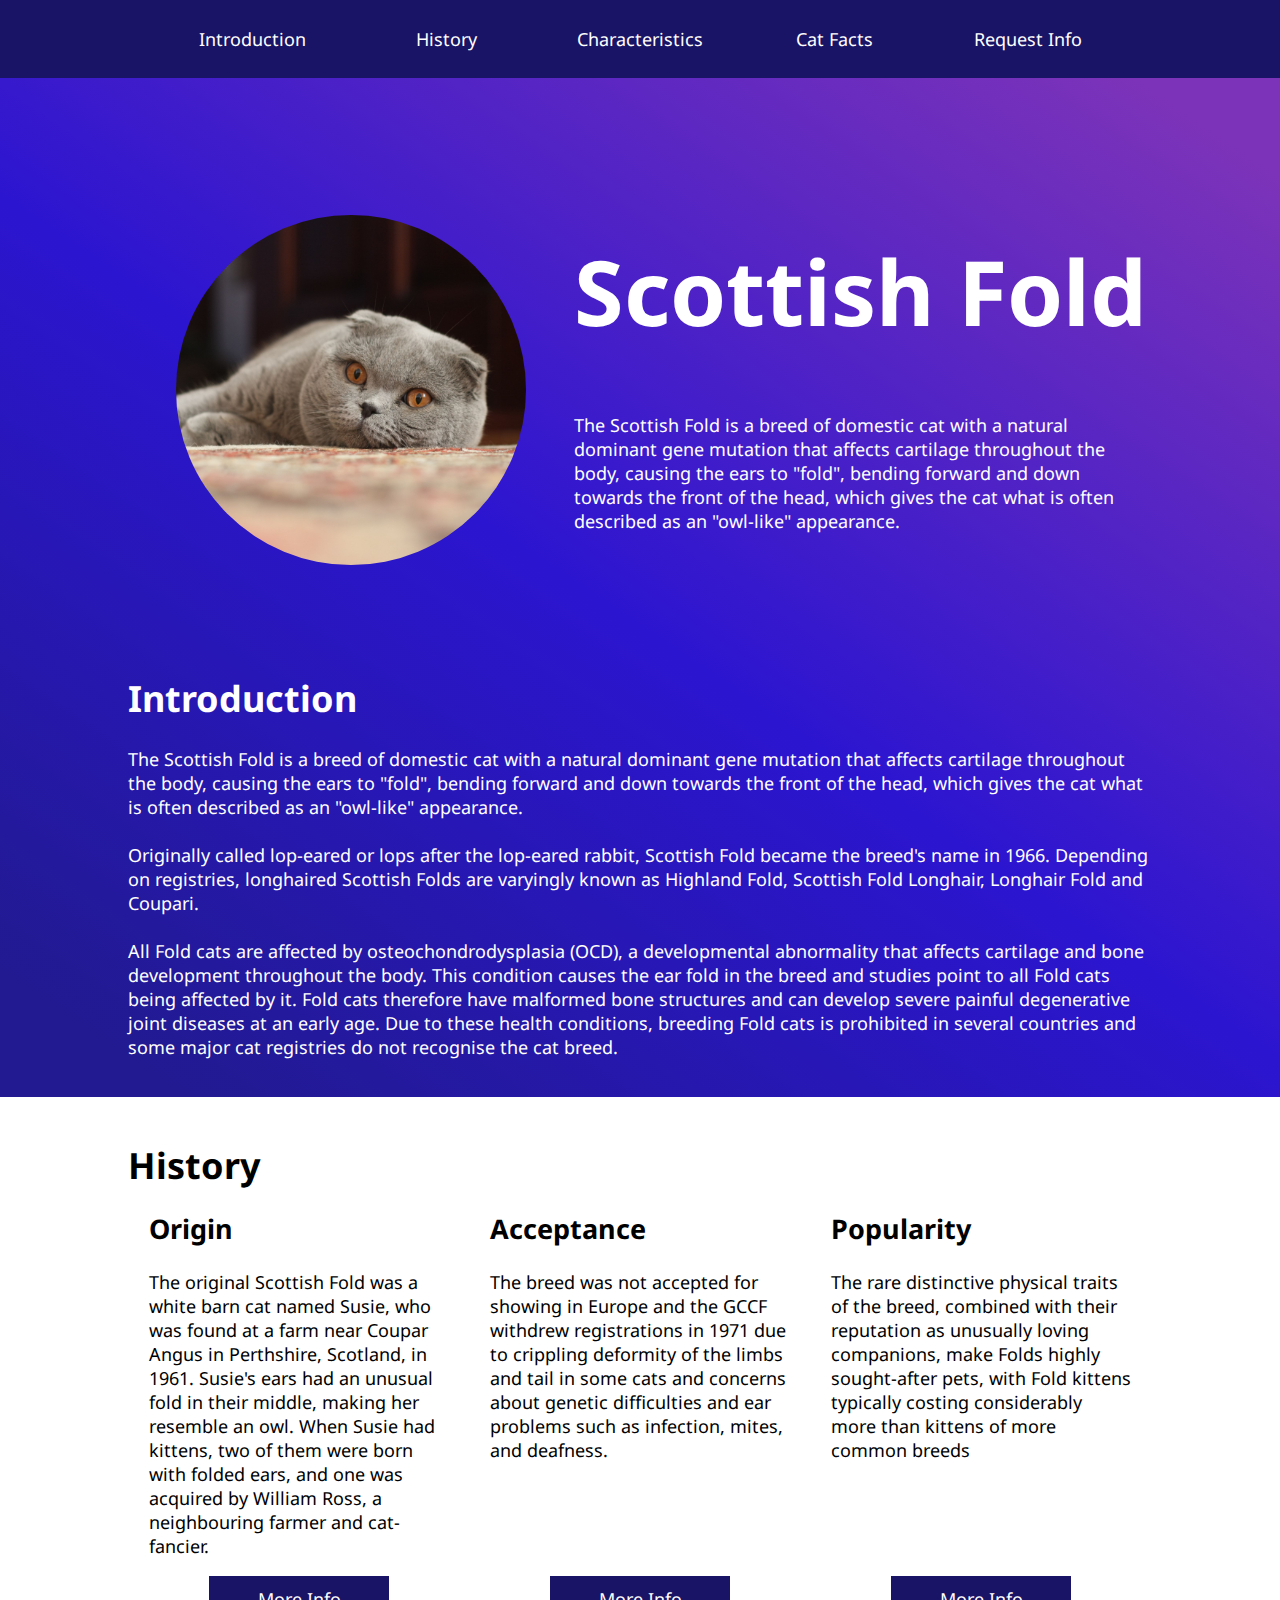
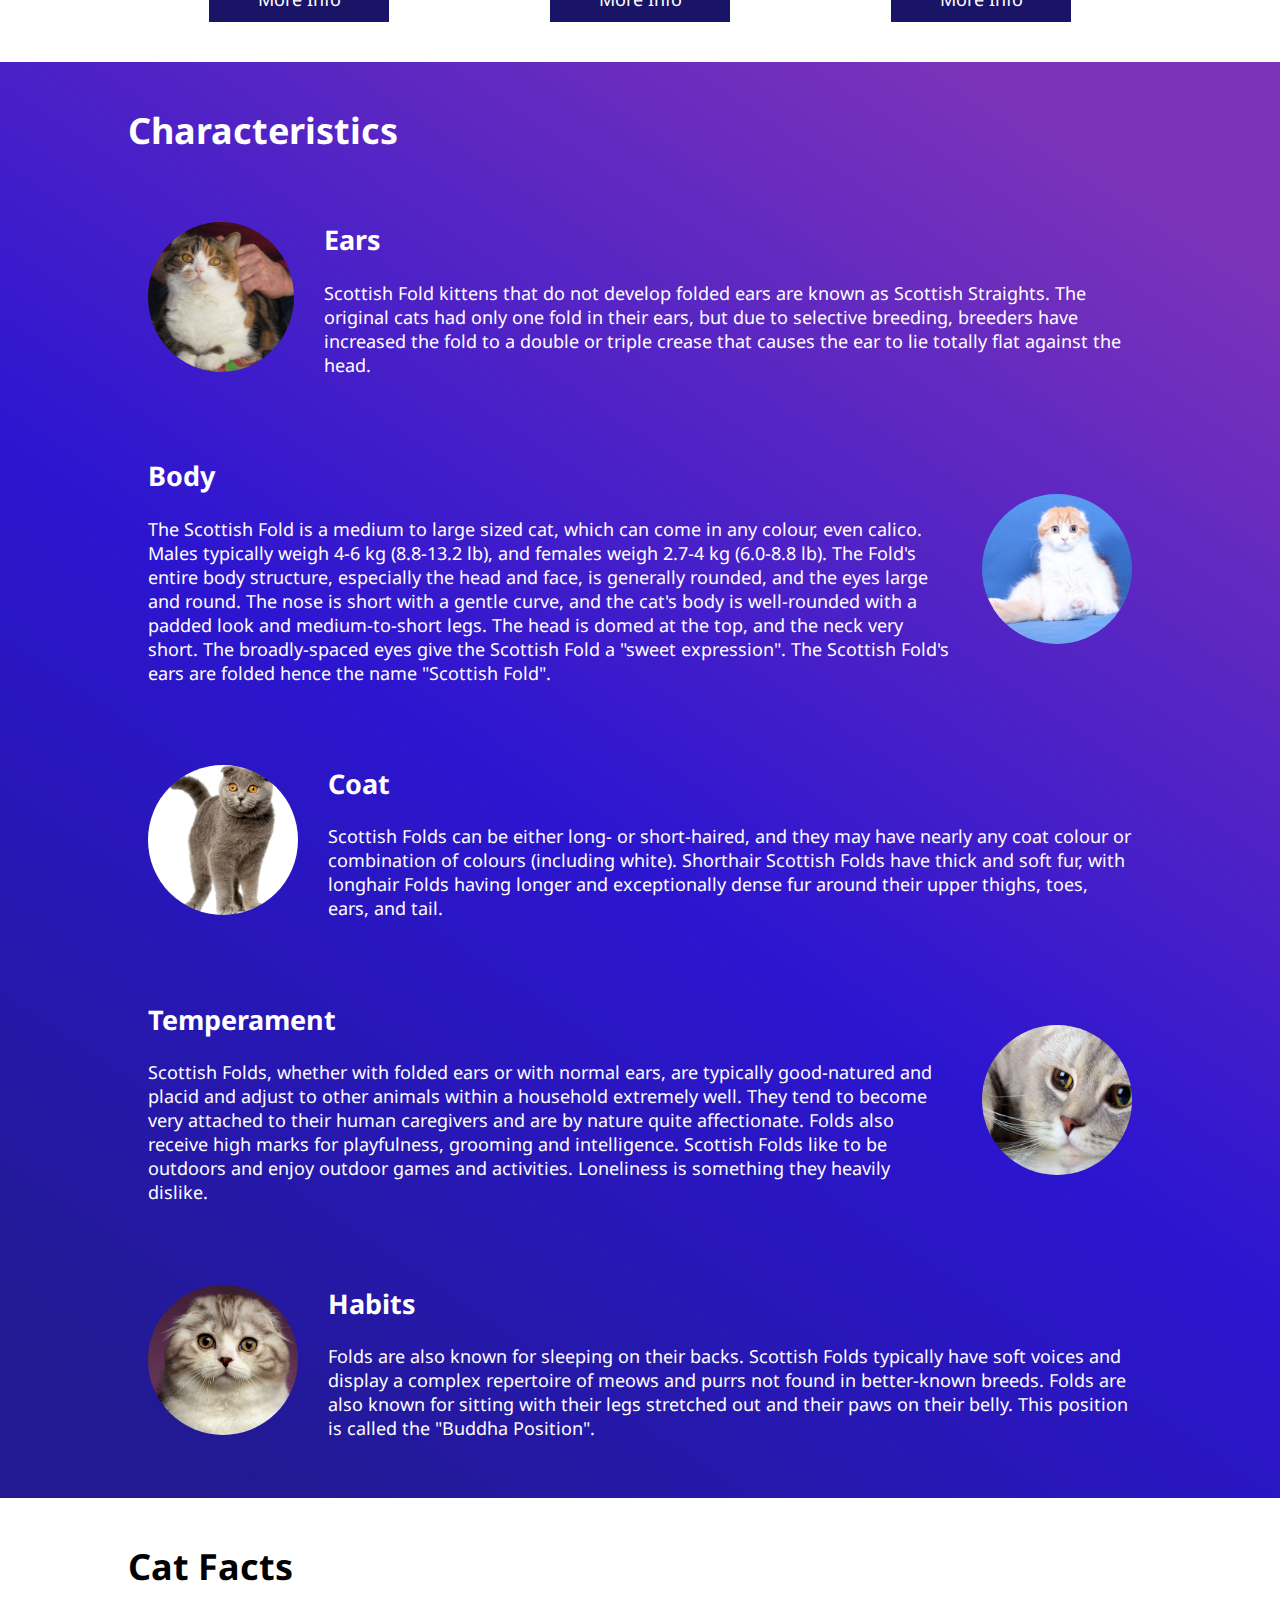
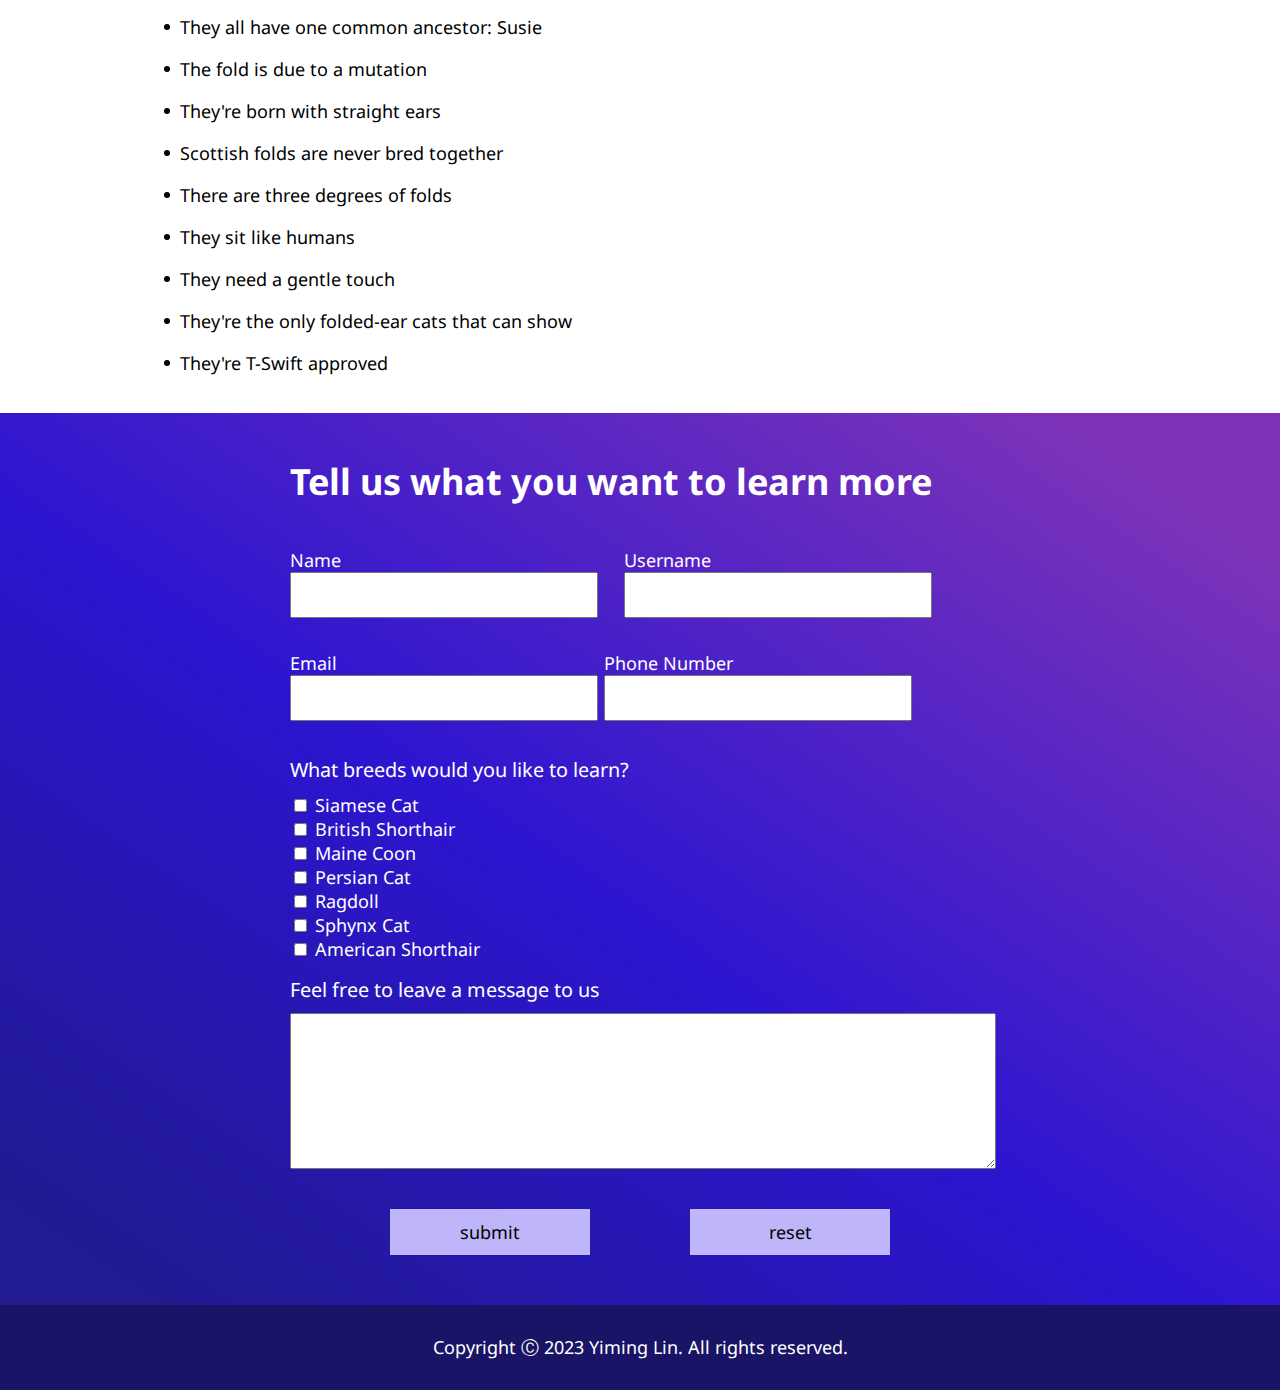
<file: hw4/code-review-repository/index.html>
<!DOCTYPE html>
<html lang="en">
  <head>
    <meta charset="UTF-8" />
    <meta name="viewport" content="width=device-width, initial-scale=1.0" />
    <link rel="preconnect" href="https://fonts.googleapis.com" />
    <link rel="preconnect" href="https://fonts.gstatic.com" crossorigin />
    <link
      rel="stylesheet"
      href="https://cdnjs.cloudflare.com/ajax/libs/font-awesome/6.4.2/css/all.min.css"
      integrity="sha512-z3gLpd7yknf1YoNbCzqRKc4qyor8gaKU1qmn+CShxbuBusANI9QpRohGBreCFkKxLhei6S9CQXFEbbKuqLg0DA=="
      crossorigin="anonymous"
      referrerpolicy="no-referrer"
    />
    <link
      href="https://fonts.googleapis.com/css2?family=Lora&family=Noto+Sans:ital,wght@0,300;0,500;1,200;1,400&family=Poppins:wght@100;200;300;400&family=Raleway:wght@100;200;300&display=swap"
      rel="stylesheet"
    />
    <link rel="stylesheet" type="text/css" href="styles.css" />
    <title>Scottish Fold</title>
    <script defer src="index.js"></script>
  </head>
  <body>
    <header>
      <nav class="navbar large-screen-navbar">
        <ul class="nav-list">
          <li class="nav-list-item">
            <a href="#Introduction" class="nav-link hover-transition"
              >Introduction</a
            >
          </li>
          <li class="nav-list-item">
            <a href="#History" class="nav-link hover-transition">History</a>
          </li>
          <li class="nav-list-item">
            <a href="#Characteristics" class="nav-link hover-transition"
              >Characteristics</a
            >
          </li>
          <li class="nav-list-item">
            <a href="#CatFacts" class="nav-link hover-transition">Cat Facts</a>
          </li>
          <li class="nav-list-item">
            <a href="#RequestInfo" class="nav-link hover-transition"
              >Request Info</a
            >
          </li>
        </ul>
      </nav>
      <nav class="navbar small-screen-navbar">
        <input
          type="checkbox"
          class="navbar-toggle-trigger"
          id="navbar-toggle-trigger"
        />
        <label
          for="navbar-toggle-trigger"
          id="navbar-toggle-expand-button"
          class="navbar-circular-icon-button"
          aria-label="open navbar list"
        >
          <i class="fa-solid fa-bars"></i>
        </label>
        <div
          id="small-screen-navbar-element-container"
          class="small-screen-navbar-element-container"
        >
          <ul class="nav-list">
            <li class="nav-list-item">
              <a href="#Introduction" class="nav-link hover-transition"
                >Introduction</a
              >
            </li>
            <li class="nav-list-item">
              <a href="#History" class="nav-link hover-transition">History</a>
            </li>
            <li class="nav-list-item">
              <a href="#Characteristics" class="nav-link hover-transition"
                >Characteristics</a
              >
            </li>
            <li class="nav-list-item">
              <a href="#CatFacts" class="nav-link hover-transition"
                >Cat Facts</a
              >
            </li>
            <li class="nav-list-item">
              <a href="#RequestInfo" class="nav-link hover-transition"
                >Request Info</a
              >
            </li>
          </ul>
        </div>
      </nav>
    </header>

    <div class="dark-background-container section-below-navbar">
      <div
        class="space-evenly-distributed-row-container vertically-stacked-mid-screen-container content-container"
      >
        <div class="landing-image"></div>
        <div class="landing-text-container">
          <h1 class="heading-1">Scottish Fold</h1>
          <p>
            The Scottish Fold is a breed of domestic cat with a natural dominant
            gene mutation that affects cartilage throughout the body, causing
            the ears to "fold", bending forward and down towards the front of
            the head, which gives the cat what is often described as an
            "owl-like" appearance.
          </p>
        </div>
      </div>
      <section id="Introduction" class="content-container">
        <h1>Introduction</h1>
        <p>
          The Scottish Fold is a breed of domestic cat with a natural dominant
          gene mutation that affects cartilage throughout the body, causing the
          ears to "fold", bending forward and down towards the front of the
          head, which gives the cat what is often described as an "owl-like"
          appearance.
          <br />
          <br />
          Originally called lop-eared or lops after the lop-eared rabbit,
          Scottish Fold became the breed's name in 1966. Depending on
          registries, longhaired Scottish Folds are varyingly known as Highland
          Fold, Scottish Fold Longhair, Longhair Fold and Coupari.
          <br />
          <br />
          All Fold cats are affected by osteochondrodysplasia (OCD), a
          developmental abnormality that affects cartilage and bone development
          throughout the body. This condition causes the ear fold in the breed
          and studies point to all Fold cats being affected by it. Fold cats
          therefore have malformed bone structures and can develop severe
          painful degenerative joint diseases at an early age. Due to these
          health conditions, breeding Fold cats is prohibited in several
          countries and some major cat registries do not recognise the cat
          breed.
        </p>
      </section>
    </div>

    <section id="History" class="content-container">
      <h1 class="clear-margin-bottom">History</h1>
      <div
        class="space-evenly-distributed-row-container vertically-stacked-mid-screen-container"
      >
        <div class="card">
          <div>
            <h2 class="clear-margin-top">Origin</h2>
            <p>
              The original Scottish Fold was a white barn cat named Susie, who
              was found at a farm near Coupar Angus in Perthshire, Scotland, in
              1961. Susie's ears had an unusual fold in their middle, making her
              resemble an owl. When Susie had kittens, two of them were born
              with folded ears, and one was acquired by William Ross, a
              neighbouring farmer and cat-fancier.
            </p>
          </div>
          <button class="more-info-button" aria-label="More Info about Origin">
            More Info
          </button>
        </div>
        <section class="popup-section-container">
          <div class="popup-section">
            <div class="space-between-distributed-row-container">
              <h3>Origin</h3>
              <button
                class="close-popup-button"
                title="close popup button"
                aria-label="close popup button"
              >
                <i class="fa-solid fa-xmark"></i>
              </button>
            </div>
            <p>
              The original Scottish Fold was a white barn cat named Susie, who
              was found at a farm near Coupar Angus in Perthshire, Scotland, in
              1961. Susie's ears had an unusual fold in their middle, making her
              resemble an owl. When Susie had kittens, two of them were born
              with folded ears, and one was acquired by William Ross, a
              neighbouring farmer and cat-fancier. Ross registered the breed
              with the Governing Council of the Cat Fancy (GCCF) in the United
              Kingdom in 1966 and started to breed Scottish Fold kittens with
              the help of geneticist Pat Turner. The breeding programme produced
              76 kittens in the first three years - 42 with folded ears and 34
              with straight ears. The conclusion from this was that the ear
              mutation is due to a simple dominant gene.
              <br />
              Susie's only reproducing offspring was a female Fold named Snooks
              who was also white; a second kitten was neutered shortly after
              birth. Three months after Snooks' birth, Susie was killed by a
              car. All Scottish Fold cats share a common ancestry to Susie.
            </p>
          </div>
        </section>

        <div class="card">
          <div>
            <h2 class="clear-margin-top">Acceptance</h2>
            <p>
              The breed was not accepted for showing in Europe and the GCCF
              withdrew registrations in 1971 due to crippling deformity of the
              limbs and tail in some cats and concerns about genetic
              difficulties and ear problems such as infection, mites, and
              deafness.
            </p>
          </div>
          <button
            class="more-info-button"
            aria-label="More Info about Acceptance"
          >
            More Info
          </button>
        </div>
        <div class="popup-section-container">
          <section class="popup-section">
            <div class="space-between-distributed-row-container">
              <h3>Acceptance</h3>
              <button
                class="close-popup-button"
                title="close popup button"
                aria-label="close popup button"
              >
                <i class="fa-solid fa-xmark"></i>
              </button>
            </div>
            <p>
              The breed was not accepted for showing in Europe and the GCCF
              withdrew registrations in 1971 due to crippling deformity of the
              limbs and tail in some cats and concerns about genetic
              difficulties and ear problems such as infection, mites, and
              deafness, but the Folds were exported to America and the breed
              continued to be established using crosses with British Shorthairs
              and American Shorthairs. Since the initial concerns were brought,
              the Fold breed has not had the mite and infection problems, though
              wax buildup in the ears may be greater than in other cats. The
              concerns about deformities may have been caused by
              osteochondrodysplasia, which causes abnormalities in bone and
              cartilage throughout the body.
            </p>
          </section>
        </div>

        <div class="card">
          <div>
            <h2 class="clear-margin-top">Popularity</h2>
            <p>
              The rare distinctive physical traits of the breed, combined with
              their reputation as unusually loving companions, make Folds highly
              sought-after pets, with Fold kittens typically costing
              considerably more than kittens of more common breeds
            </p>
          </div>
          <button
            class="more-info-button"
            aria-label="More Info about Popularity"
          >
            More Info
          </button>
        </div>
        <div class="popup-section-container">
          <section class="popup-section">
            <div class="space-between-distributed-row-container">
              <h3>Popularity</h3>
              <button
                class="close-popup-button"
                aria-label="close popup window"
                title="close popup window"
              >
                <i class="fa-solid fa-xmark"></i>
              </button>
            </div>
            <p>
              The rare distinctive physical traits of the breed, combined with
              their reputation as unusually loving companions, make Folds highly
              sought-after pets, with Fold kittens typically costing
              considerably more than kittens of more common breeds. Scottish
              folds are also popular among celebrities, one of them being
              American singer Taylor Swift, who owns two Scottish fold cats
              named Meredith Grey (the titular character of the medical drama
              series Grey's Anatomy), and Olivia Benson (the protagonist of the
              police drama series Law & Order: Special Victims Unit).
            </p>
          </section>
        </div>
      </div>
    </section>

    <div class="dark-background-container">
      <section id="Characteristics" class="content-container">
        <h1>Characteristics</h1>
        <div class="space-between-distributed-row-container content-container">
          <img
            alt="A scottish fold kitten whose ears are hold by a pair of hands"
            class="characteristics-image"
            src="./images/Straight-eared_Scottish_Fold.jpg"
          />
          <div class="characteristics-text-margin-left">
            <h2>Ears</h2>
            <p>
              Scottish Fold kittens that do not develop folded ears are known as
              Scottish Straights. The original cats had only one fold in their
              ears, but due to selective breeding, breeders have increased the
              fold to a double or triple crease that causes the ear to lie
              totally flat against the head.
            </p>
          </div>
        </div>
        <div class="space-between-distributed-row-container content-container">
          <div class="characteristics-text-margin-right">
            <h2>Body</h2>
            <p>
              The Scottish Fold is a medium to large sized cat, which can come
              in any colour, even calico. Males typically weigh 4-6 kg (8.8-13.2
              lb), and females weigh 2.7-4 kg (6.0-8.8 lb). The Fold's entire
              body structure, especially the head and face, is generally
              rounded, and the eyes large and round. The nose is short with a
              gentle curve, and the cat's body is well-rounded with a padded
              look and medium-to-short legs. The head is domed at the top, and
              the neck very short. The broadly-spaced eyes give the Scottish
              Fold a "sweet expression". The Scottish Fold's ears are folded
              hence the name "Scottish Fold".
            </p>
          </div>
          <img
            alt="A scottish fold kitten with white body and yellowish forehead"
            class="characteristics-image"
            src="./images/Rumfold_Red_Bull.png"
          />
        </div>
        <div class="space-between-distributed-row-container content-container">
          <img
            alt="A walking scottish fold kitten with grayish body and orange eyeballs"
            class="characteristics-image"
            src="./images/scottish-fold-2.jpg"
          />
          <div class="characteristics-text-margin-left">
            <h2>Coat</h2>
            <p>
              Scottish Folds can be either long- or short-haired, and they may
              have nearly any coat colour or combination of colours (including
              white). Shorthair Scottish Folds have thick and soft fur, with
              longhair Folds having longer and exceptionally dense fur around
              their upper thighs, toes, ears, and tail.
            </p>
          </div>
        </div>
        <div class="space-between-distributed-row-container content-container">
          <div class="characteristics-text-margin-right">
            <h2>Temperament</h2>
            <p>
              Scottish Folds, whether with folded ears or with normal ears, are
              typically good-natured and placid and adjust to other animals
              within a household extremely well. They tend to become very
              attached to their human caregivers and are by nature quite
              affectionate. Folds also receive high marks for playfulness,
              grooming and intelligence. Scottish Folds like to be outdoors and
              enjoy outdoor games and activities. Loneliness is something they
              heavily dislike.
            </p>
          </div>
          <img
            alt="The headshot of a scottish fold kitten with grayish skin looking to the side"
            class="characteristics-image"
            src="./images/scottish-fold-1.jpeg"
          />
        </div>
        <div class="space-between-distributed-row-container content-container">
          <img
            alt="The headshot of a scottish fold kitten looking straight ahead"
            class="characteristics-image"
            src="./images/scottish-fold-3.jpg"
          />
          <div class="characteristics-text-margin-left">
            <h2>Habits</h2>
            <p>
              Folds are also known for sleeping on their backs. Scottish Folds
              typically have soft voices and display a complex repertoire of
              meows and purrs not found in better-known breeds. Folds are also
              known for sitting with their legs stretched out and their paws on
              their belly. This position is called the "Buddha Position".
            </p>
          </div>
        </div>
      </section>
    </div>

    <section id="CatFacts" class="content-container">
      <h1>Cat Facts</h1>
      <div>
        <p class="cat-fact-list-item">
          <span class="bullet-point"></span>They all have one common ancestor:
          Susie
        </p>
        <p class="cat-fact-list-item">
          <span class="bullet-point"></span>The fold is due to a mutation
        </p>
        <p class="cat-fact-list-item">
          <span class="bullet-point"></span>They're born with straight ears
        </p>
        <p class="cat-fact-list-item">
          <span class="bullet-point"></span>Scottish folds are never bred
          together
        </p>
        <p class="cat-fact-list-item">
          <span class="bullet-point"></span>There are three degrees of folds
        </p>
        <p class="cat-fact-list-item">
          <span class="bullet-point"></span>They sit like humans
        </p>
        <p class="cat-fact-list-item">
          <span class="bullet-point"></span>They need a gentle touch
        </p>
        <p class="cat-fact-list-item">
          <span class="bullet-point"></span>They're the only folded-ear cats
          that can show
        </p>
        <p class="cat-fact-list-item">
          <span class="bullet-point"></span>They're T-Swift approved
        </p>
      </div>
    </section>

    <div class="dark-background-container">
      <form id="RequestInfo" class="content-container form">
        <h1>Tell us what you want to learn more</h1>
        <div
          class="space-between-distributed-row-container vertically-stacked-sm-screen-container"
        >
          <p class="label-input-group form-element-container">
            <label for="form-label">Name</label>
            <input
              aria-label="name"
              class="form-input-box"
              type="text"
              id="name"
              name="name"
            />
          </p>
          <p class="label-input-group form-element-container">
            <label for="form-label">Username</label>
            <input
              aria-label="username"
              class="form-input-box"
              type="text"
              id="username"
              name="username"
            />
          </p>
        </div>
        <div
          class="space-between-distributed-row-container vertically-stacked-sm-screen-container"
        >
          <p class="label-input-group form-element-container">
            <label for="form-label">Email</label>
            <input
              aria-label="email"
              class="form-input-box"
              type="email"
              id="email"
              name="email"
            />
          </p>
          <p class="label-input-group form-element-container">
            <label for="form-label">Phone Number</label>
            <input
              aria-label="phone"
              class="form-input-box"
              type="tel"
              id="phone-number"
              name="phone-number"
            />
          </p>
        </div>
        <div class="form-fieldset form-element-container">
          <p class="form-label">What breeds would you like to learn?</p>
          <div>
            <input type="checkbox" id="siamese" name="breed1" value="siamese" />
            <label for="siamese">Siamese Cat</label>
          </div>
          <div>
            <input
              type="checkbox"
              id="british-shorthair"
              name="breed2"
              value="british-shorthair"
            />
            <label for="british-shorthair">British Shorthair</label>
          </div>
          <div>
            <input
              type="checkbox"
              id="maine-coon"
              name="breed3"
              value="maine-coon"
            />
            <label for="maine-coon">Maine Coon</label>
          </div>
          <div>
            <input
              type="checkbox"
              id="persian-cat"
              name="breed4"
              value="persian-cat"
            />
            <label for="persian-cat">Persian Cat</label>
          </div>
          <div>
            <input type="checkbox" id="ragdoll" name="breed5" value="ragdoll" />
            <label for="ragdoll">Ragdoll</label>
          </div>
          <div>
            <input
              type="checkbox"
              id="sphynx-cat"
              name="breed6"
              value="sphynx-cat"
            />
            <label for="sphynx-cat">Sphynx Cat</label>
          </div>
          <div>
            <input
              type="checkbox"
              id="american-shorthair"
              name="breed"
              value="american-shorthair"
            />
            <label for="american-shorthair">American Shorthair</label>
          </div>
        </div>
        <label class="form-label" for="message"
          >Feel free to leave a message to us</label
        >
        <textarea
          class="form-textarea form-element-container"
          name="message"
          id="message"
          cols="30"
          rows="10"
        ></textarea>
      </form>
      <div
        class="form space-evenly-distributed-row-container form-buttons-container"
      >
        <input class="form-button" type="submit" value="submit" />
        <input class="form-button" type="reset" value="reset" />
      </div>
    </div>

    <footer class="footer">
      Copyright Ⓒ 2023 Yiming Lin. All rights reserved.
    </footer>
  </body>
</html>
</file>
<file: hw4/code-review-repository/styles.css>
:root {
  --darker-blue: rgb(25, 20, 101, 1);
  --darker-blue-transpaent: rgb(25, 20, 101, 0.7);
  --dark-blue: rgba(33, 26, 144, 1);
  --blue: rgba(44, 21, 208, 1);
  --light-blue: rgb(190, 182, 249);
  --purple: rgba(124, 51, 185, 1);
  --white: rgb(255, 255, 255);
  --transparent: rgba(0, 0, 0, 0);
  --light-gray: rgb(226, 226, 226);
  --darker-blue-even-transpaent: rgb(25, 20, 101, 0.2);
}

html {
  box-sizing: border-box;
  font-size: 18px;
  font-family: "Noto Sans", sans-serif;
  scroll-padding-top: 60px;
}

body {
  margin: 0;
  padding: 0;
}

.dark-background-container {
  background: var(--dark-blue);
  background: linear-gradient(34deg, var(--dark-blue) 6%, var(--blue) 46%, var(--purple) 91%);
  color: var(--white);
}

.content-container {
  padding: 20px;
  max-width: 1024px;
  margin: auto;
}

.space-evenly-distributed-row-container {
  display: flex;
  justify-content: space-evenly;
}

.space-between-distributed-row-container {
  display: flex;
  justify-content: space-between;
}

.more-info-button {
  text-align: center;
  background-color: var(--darker-blue);
  color: var(--white);
  border: 1px solid var(--darker-blue);
  width: 180px;
  margin: 0 auto;
  font-family: inherit;
  font-size: 1rem;
  display: block;
  padding: 10px;
}

.more-info-button:hover {
  background-color: var(--white);
  color: var(--darker-blue);
  cursor: pointer;
  transition: 0.25s;
}

.navbar-circular-icon-button {
  font-size: 1.5rem;
  color: var(--white);
  display: flex;
  justify-content: center;
  align-items: center;
  border-radius: 50%;
  width: 60px;
  height: 60px;
  background-color: transparent;
  border: none;
}

.navbar-circular-icon-button:hover {
  background-color: var(--light-gray);
  color: var(--darker-blue);
  cursor: pointer;
  transition: 0.25s;
}

.navbar-toggle-close-button {
  font-size: 1.5rem;
  color: var(--white);
  display: flex;
  justify-content: center;
  align-items: center;
  border-radius: 50%;
  width: 60px;
  height: 60px;
  background-color: transparent;
  border: none;
  margin: auto;
}

.navbar-toggle-close-button:hover {
  background-color: var(--light-gray);
  color: var(--darker-blue);
  cursor: pointer;
  transition: 0.25s;
}

.close-popup-button {
  font-size: 2rem;
  background-color: var(--white);
  display: flex;
  justify-content: center;
  align-items: center;
  border-radius: 50%;
  width: 60px;
  height: 60px;
  background-color: transparent;
  border: none;
}

.close-popup-button:hover {
  color: var(--darker-blue);
  background-color: var(--darker-blue-even-transpaent);
  cursor: pointer;
}

.form-button {
  width: 200px;
  background-color: var(--light-blue);
  color: black;
  border: 1px solid var(--light-blue);
  font-family: inherit;
  font-size: 1rem;
  display: block;
  padding: 10px;
  margin-bottom: 20px;
}

.form-button:hover {
  background-color: var(--darker-blue);
  color: var(--white);
  border: 1px solid var(--darker-blue);
  cursor: pointer;
  transition: 0.25s;
}

.navbar {
  position: fixed;
  width: 100%;
  padding: 15px;
  background-color: var(--darker-blue);
  box-sizing: border-box;
}

.navbar-toggle-trigger {
  display: none;
}

.navbar-toggle-trigger:checked ~ .small-screen-navbar-element-container {
  display: block;
}

.nav-list {
  padding: 0;
  margin: 0;
  list-style-type: none;
  display: flex;
  justify-content: center;
}

.nav-list-item {
  display: block;
  padding: 10px;
  width: 170px;
  text-align: center;
  border: 2px solid var(--transparent);
}

.nav-list-item:hover {
  border: 2px solid var(--white);
  border-radius: 20px;
  cursor: pointer;
}

.nav-link {
  text-decoration: none;
  color: var(--white);
}

.small-screen-navbar {
  display: none;
}

.small-screen-navbar-element-container {
  display: none;
}

.landing-image {
  width: 350px;
  height: 350px;
  margin: 45px;
  border-radius: 50%;
  display: block;
  align-self: start;
  background-image: url("./images/1920px-Adult_Scottish_Fold.jpg");
  background-position: center;
  background-size: cover;
}

.landing-text-container {
  max-width: 575px;
}

.heading-1 {
  font-size: 5rem;
}

.section-below-navbar {
  padding-top: 150px;
  min-height: calc(100vh - 150px);
}

.card {
  width: 300px;
  border-radius: 3px;
  padding: 10px;
  margin: 10px;
  display: flex;
  flex-direction: column;
  justify-content: space-between;
}

.clear-margin-top {
  margin-top: 0;
}

.clear-margin-bottom {
  margin-bottom: 0;
}

.popup-section-container {
  display: none;
  position: fixed;
  width: 100%;
  height: 100%;
  top: 0;
  left: 0;
  background-color: var(--darker-blue-transpaent);
}

.popup-section {
  background-color: var(--white);
  max-width: 846px;
  max-height: 70vh;
  overflow-y: scroll;
  margin: 150px auto;
  padding: 30px;
}

.characteristics-image {
  width: 150px;
  height: 150px;
  border-radius: 50%;
  align-self: center;
  object-fit: cover;
}

.characteristics-text-margin-left {
  margin-left: 30px;
}

.characteristics-text-margin-right {
  margin-right: 30px;
}

.cat-fact-list-item {
  display: flex;
  align-items: center;
}

.bullet-point {
  display: block;
  background-color: black;
  height: 6px;
  width: 6px;
  border-radius: 50%;
  margin-right: 10px;
  margin-left: 2em;
}

.form {
  width: 700px;
  margin: auto;
}

.form-label {
  display: block;
  margin-bottom: 10px;
  font-size: 1.1rem;
}

.form-input-box {
  width: 300px;
  height: 40px;
  font-size: inherit;
  font-family: inherit;
}

.form-fieldset {
  padding: 0;
  margin: 0;
  border: none;
}

.form-element-container {
  margin-bottom: 15px;
}

.form-buttons-container {
  padding-bottom: 30px;
}

.form-textarea {
  width: 100%;
}

.footer {
  background-color: var(--darker-blue);
  color: var(--white);
  padding: 30px;
  text-align: center;
}

@media screen and (max-width: 1023px) {
  .vertically-stacked-mid-screen-container {
    flex-direction: column;
  }

  html {
    scroll-padding-top: 320px;
  }

  .nav-list {
    flex-direction: column;
    align-items: center;
  }

  .small-screen-navbar {
    display: block;
  }

  .large-screen-navbar {
    display: none;
  }

  .landing-image {
    margin: auto;
  }

  .landing-text-container {
    max-width: unset;
  }

  .heading-1 {
    text-align: center;
  }

  .card {
    width: unset;
    border-radius: 3px;
    padding: 10px;
  }

  .popup-section {
    background-color: var(--white);
    margin: 150px 30px;
  }
}

@media screen and (max-width: 767px) {
  .vertically-stacked-sm-screen-container {
    flex-direction: column;
  }

  .landing-image {
    width: 250px;
    height: 250px;
  }

  .heading-1 {
    font-size: 4rem;
  }

  .characteristics-image {
    display: none;
  }

  .characteristics-text-margin-left {
    margin-left: 0px;
  }

  .characteristics-text-margin-right {
    margin-right: 0px;
  }

  .form {
    width: unset;
  }

  .label-input-group {
    display: flex;
    justify-content: space-between;
  }
}

@media screen and (max-width: 600px) {
  .label-input-group {
    flex-direction: column;
  }

  .form-input-box {
    width: 100%;
  }

  .form-button {
    width: 180px;
  }
}
</file>
